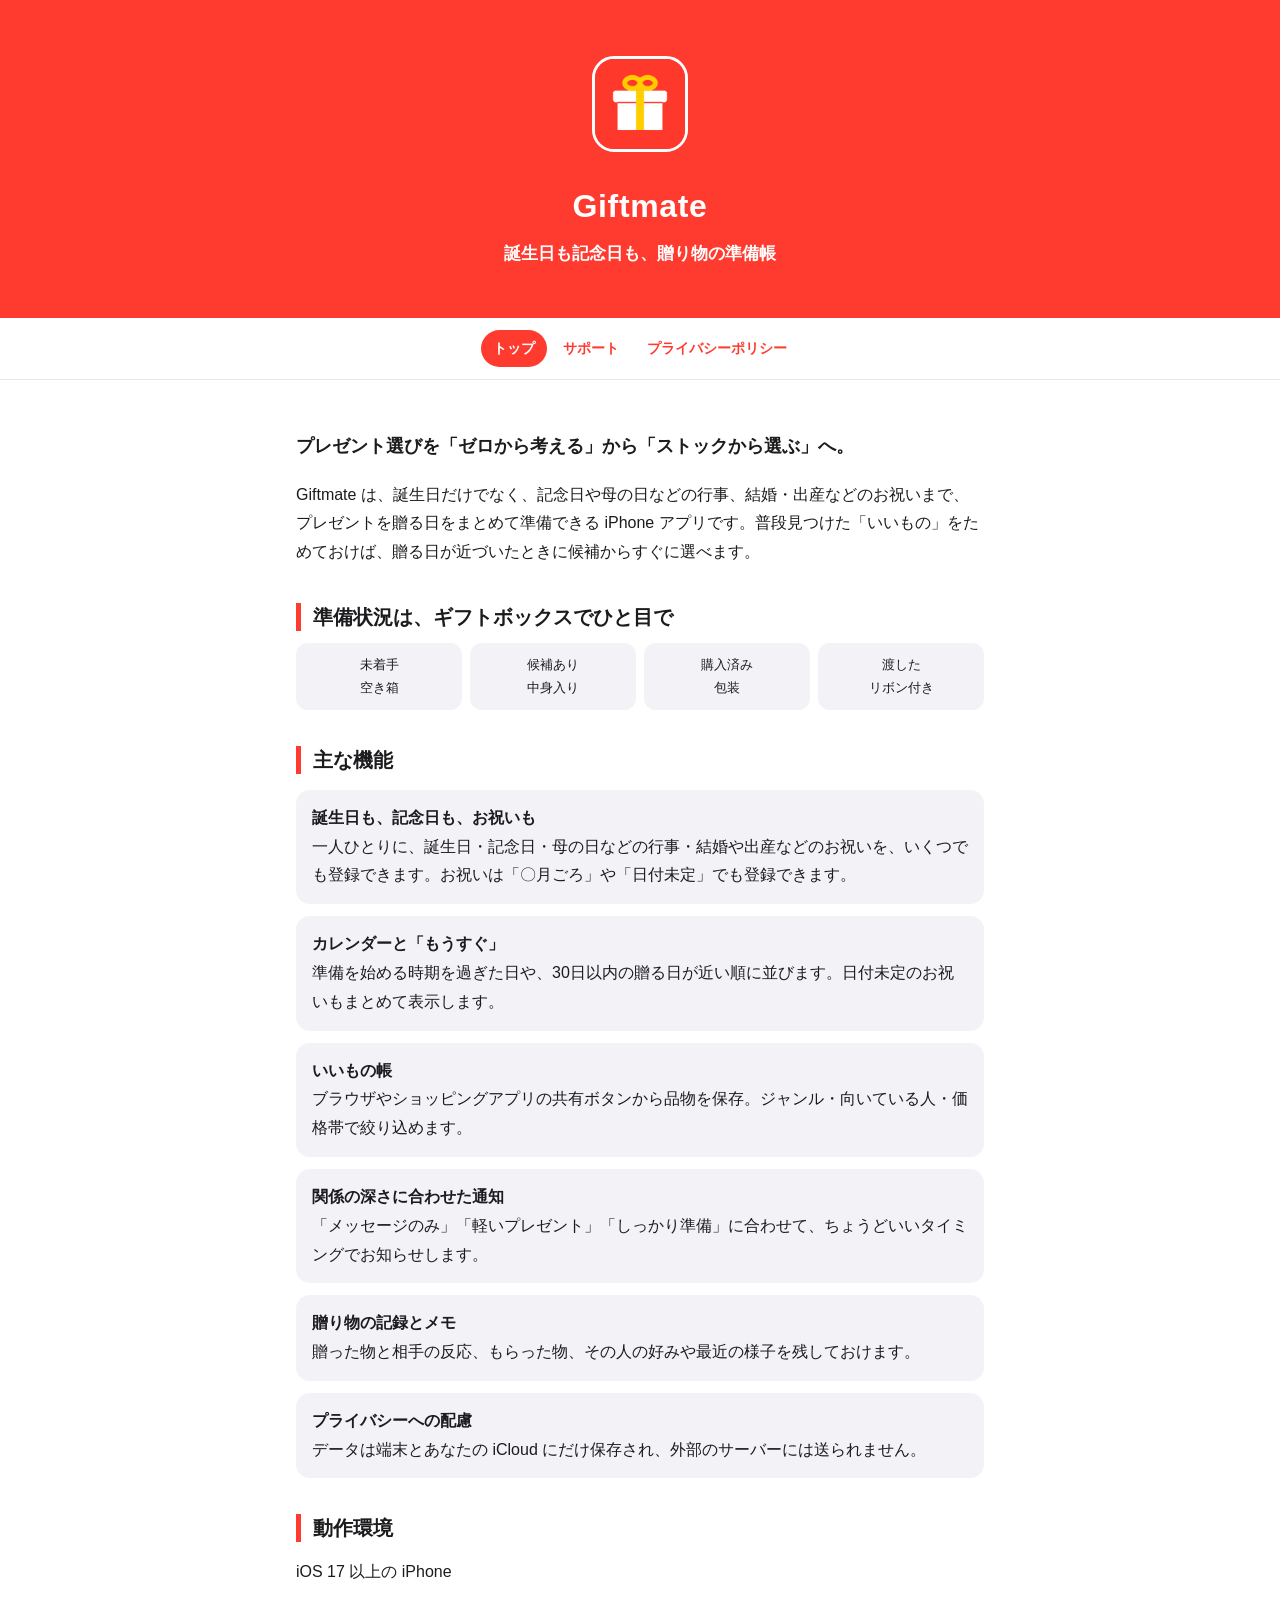
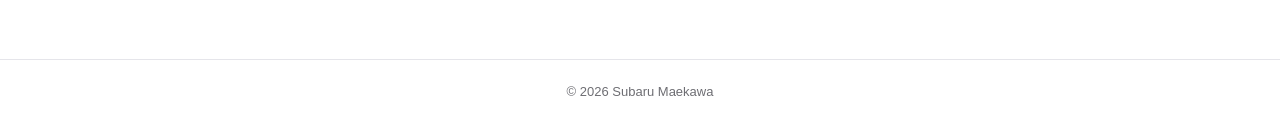
<file: index.html>
<!doctype html>
<html lang="ja">
<head>
  <meta charset="utf-8">
  <meta name="viewport" content="width=device-width, initial-scale=1">
  <title>Giftmate</title>
  <meta name="description" content="Giftmate は、誕生日・記念日・母の日・お祝いなど、プレゼントを贈る日をまとめて準備できる iPhone アプリです。">
  <meta name="theme-color" content="#FF3B30">
  <link rel="icon" href="icon.png">
  <link rel="apple-touch-icon" href="icon.png">
  <link rel="stylesheet" href="style.css">
</head>
<body>
  <header class="hero">
    <img src="icon.png" alt="Giftmate のアイコン">
    <h1>Giftmate</h1>
    <p>誕生日も記念日も、贈り物の準備帳</p>
  </header>

  <nav>
    <a href="./" aria-current="page">トップ</a>
    <a href="support.html">サポート</a>
    <a href="privacy.html">プライバシーポリシー</a>
  </nav>

  <main>
    <p class="lead">プレゼント選びを「ゼロから考える」から「ストックから選ぶ」へ。</p>
    <p>Giftmate は、誕生日だけでなく、記念日や母の日などの行事、結婚・出産などのお祝いまで、プレゼントを贈る日をまとめて準備できる iPhone アプリです。普段見つけた「いいもの」をためておけば、贈る日が近づいたときに候補からすぐに選べます。</p>

    <h2>準備状況は、ギフトボックスでひと目で</h2>
    <div class="boxes" aria-label="準備状況の4段階">
      <span>未着手<br>空き箱</span>
      <span>候補あり<br>中身入り</span>
      <span>購入済み<br>包装</span>
      <span>渡した<br>リボン付き</span>
    </div>

    <h2>主な機能</h2>
    <ul class="features">
      <li><b>誕生日も、記念日も、お祝いも</b>一人ひとりに、誕生日・記念日・母の日などの行事・結婚や出産などのお祝いを、いくつでも登録できます。お祝いは「〇月ごろ」や「日付未定」でも登録できます。</li>
      <li><b>カレンダーと「もうすぐ」</b>準備を始める時期を過ぎた日や、30日以内の贈る日が近い順に並びます。日付未定のお祝いもまとめて表示します。</li>
      <li><b>いいもの帳</b>ブラウザやショッピングアプリの共有ボタンから品物を保存。ジャンル・向いている人・価格帯で絞り込めます。</li>
      <li><b>関係の深さに合わせた通知</b>「メッセージのみ」「軽いプレゼント」「しっかり準備」に合わせて、ちょうどいいタイミングでお知らせします。</li>
      <li><b>贈り物の記録とメモ</b>贈った物と相手の反応、もらった物、その人の好みや最近の様子を残しておけます。</li>
      <li><b>プライバシーへの配慮</b>データは端末とあなたの iCloud にだけ保存され、外部のサーバーには送られません。</li>
    </ul>

    <h2>動作環境</h2>
    <p>iOS 17 以上の iPhone</p>
  </main>

  <footer>
    &copy; 2026 Subaru Maekawa
  </footer>
</body>
</html>
</file>
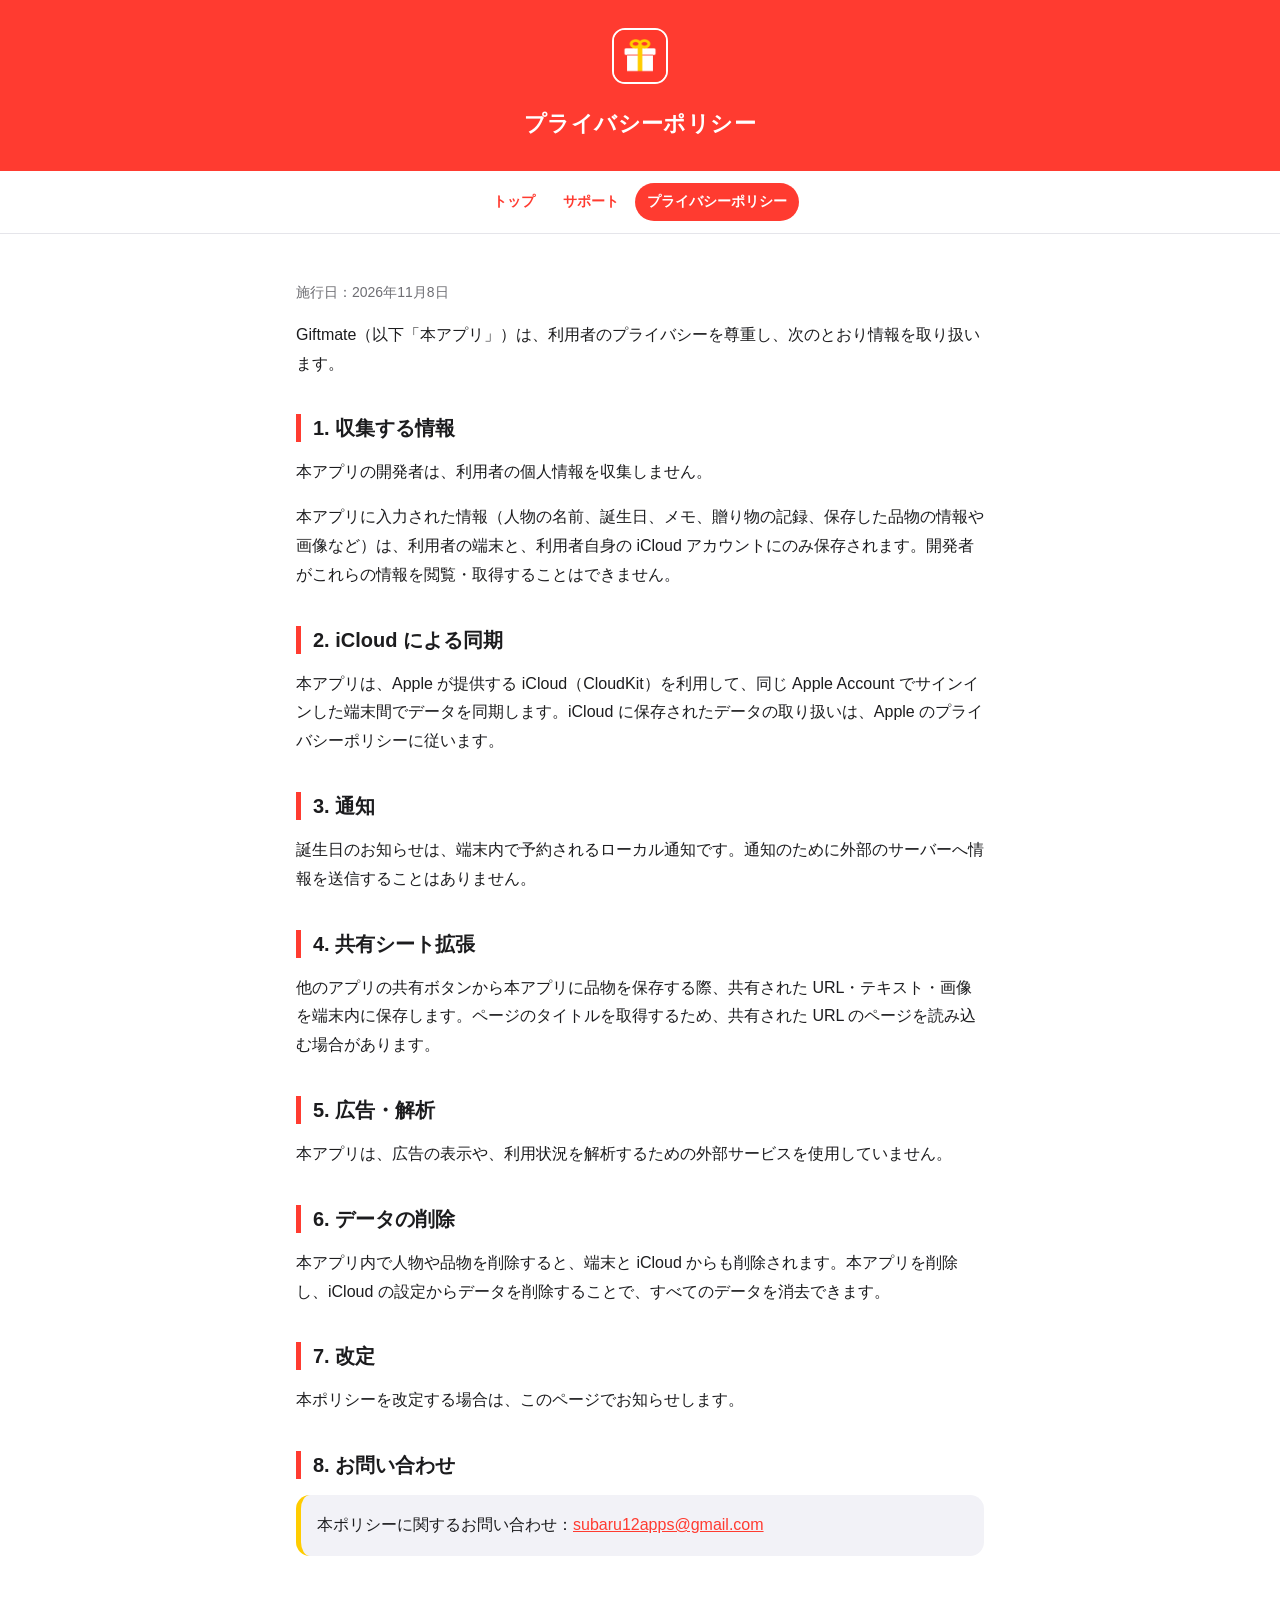
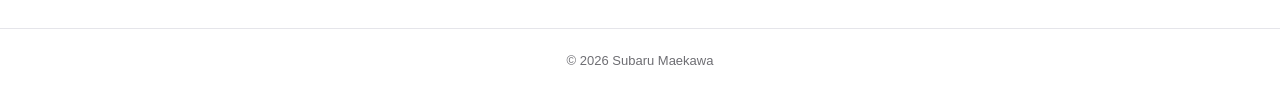
<file: privacy.html>
<!doctype html>
<html lang="ja">
<head>
  <meta charset="utf-8">
  <meta name="viewport" content="width=device-width, initial-scale=1">
  <title>プライバシーポリシー | Giftmate</title>
  <meta name="theme-color" content="#FF3B30">
  <link rel="icon" href="icon.png">
  <link rel="stylesheet" href="style.css">
</head>
<body>
  <header class="hero small">
    <img src="icon.png" alt="Giftmate のアイコン">
    <h1>プライバシーポリシー</h1>
  </header>

  <nav>
    <a href="./">トップ</a>
    <a href="support.html">サポート</a>
    <a href="privacy.html" aria-current="page">プライバシーポリシー</a>
  </nav>

  <main>
    <p class="meta">施行日：2026年11月8日</p>

    <p>Giftmate（以下「本アプリ」）は、利用者のプライバシーを尊重し、次のとおり情報を取り扱います。</p>

    <h2>1. 収集する情報</h2>
    <p>本アプリの開発者は、利用者の個人情報を収集しません。</p>
    <p>本アプリに入力された情報（人物の名前、誕生日、メモ、贈り物の記録、保存した品物の情報や画像など）は、利用者の端末と、利用者自身の iCloud アカウントにのみ保存されます。開発者がこれらの情報を閲覧・取得することはできません。</p>

    <h2>2. iCloud による同期</h2>
    <p>本アプリは、Apple が提供する iCloud（CloudKit）を利用して、同じ Apple Account でサインインした端末間でデータを同期します。iCloud に保存されたデータの取り扱いは、Apple のプライバシーポリシーに従います。</p>

    <h2>3. 通知</h2>
    <p>誕生日のお知らせは、端末内で予約されるローカル通知です。通知のために外部のサーバーへ情報を送信することはありません。</p>

    <h2>4. 共有シート拡張</h2>
    <p>他のアプリの共有ボタンから本アプリに品物を保存する際、共有された URL・テキスト・画像を端末内に保存します。ページのタイトルを取得するため、共有された URL のページを読み込む場合があります。</p>

    <h2>5. 広告・解析</h2>
    <p>本アプリは、広告の表示や、利用状況を解析するための外部サービスを使用していません。</p>

    <h2>6. データの削除</h2>
    <p>本アプリ内で人物や品物を削除すると、端末と iCloud からも削除されます。本アプリを削除し、iCloud の設定からデータを削除することで、すべてのデータを消去できます。</p>

    <h2>7. 改定</h2>
    <p>本ポリシーを改定する場合は、このページでお知らせします。</p>

    <h2>8. お問い合わせ</h2>
    <p class="contact">本ポリシーに関するお問い合わせ：<a href="mailto:subaru12apps@gmail.com">subaru12apps@gmail.com</a></p>
  </main>

  <footer>
    &copy; 2026 Subaru Maekawa
  </footer>
</body>
</html>
</file>
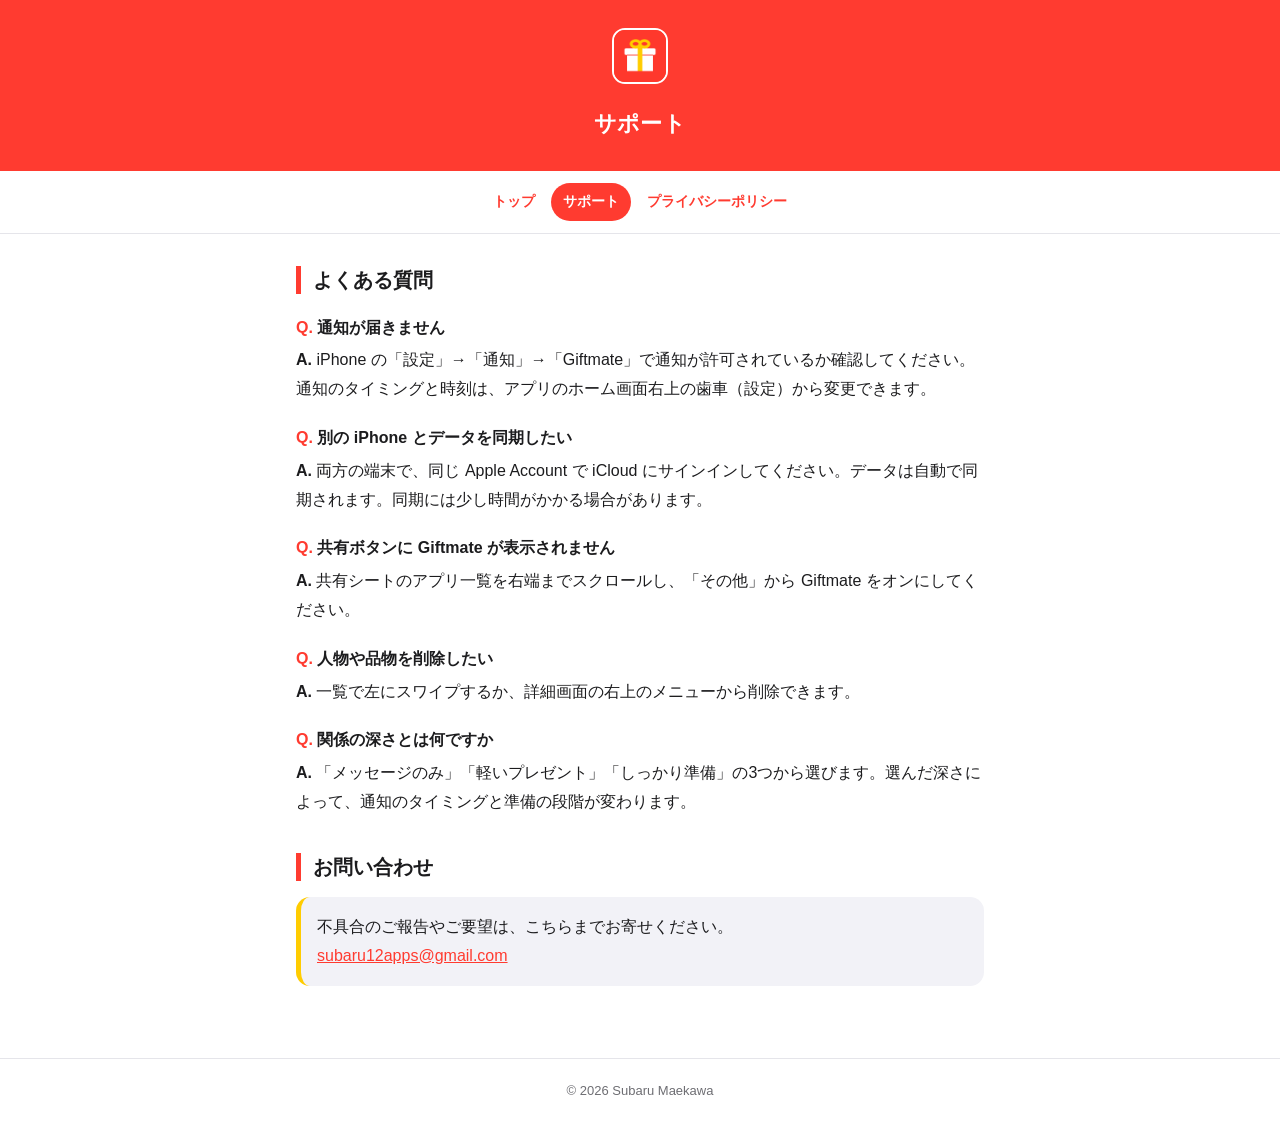
<file: support.html>
<!doctype html>
<html lang="ja">
<head>
  <meta charset="utf-8">
  <meta name="viewport" content="width=device-width, initial-scale=1">
  <title>サポート | Giftmate</title>
  <meta name="theme-color" content="#FF3B30">
  <link rel="icon" href="icon.png">
  <link rel="stylesheet" href="style.css">
</head>
<body>
  <header class="hero small">
    <img src="icon.png" alt="Giftmate のアイコン">
    <h1>サポート</h1>
  </header>

  <nav>
    <a href="./">トップ</a>
    <a href="support.html" aria-current="page">サポート</a>
    <a href="privacy.html">プライバシーポリシー</a>
  </nav>

  <main>
    <h2>よくある質問</h2>
    <dl class="faq">
      <dt>通知が届きません</dt>
      <dd>iPhone の「設定」→「通知」→「Giftmate」で通知が許可されているか確認してください。通知のタイミングと時刻は、アプリのホーム画面右上の歯車（設定）から変更できます。</dd>

      <dt>別の iPhone とデータを同期したい</dt>
      <dd>両方の端末で、同じ Apple Account で iCloud にサインインしてください。データは自動で同期されます。同期には少し時間がかかる場合があります。</dd>

      <dt>共有ボタンに Giftmate が表示されません</dt>
      <dd>共有シートのアプリ一覧を右端までスクロールし、「その他」から Giftmate をオンにしてください。</dd>

      <dt>人物や品物を削除したい</dt>
      <dd>一覧で左にスワイプするか、詳細画面の右上のメニューから削除できます。</dd>

      <dt>関係の深さとは何ですか</dt>
      <dd>「メッセージのみ」「軽いプレゼント」「しっかり準備」の3つから選びます。選んだ深さによって、通知のタイミングと準備の段階が変わります。</dd>
    </dl>

    <h2>お問い合わせ</h2>
    <p class="contact">不具合のご報告やご要望は、こちらまでお寄せください。<br><a href="mailto:subaru12apps@gmail.com">subaru12apps@gmail.com</a></p>
  </main>

  <footer>
    &copy; 2026 Subaru Maekawa
  </footer>
</body>
</html>
</file>
<file: style.css>
/* Giftmate 公開ページ共通スタイル
   外部フォント・外部スクリプトは読み込まない（プライバシーポリシーとの整合のため） */

:root {
  --red: #FF3B30;
  --yellow: #FFCC00;
  --bg: #FFFFFF;
  --text: #1C1C1E;
  --sub: #6E6E73;
  --line: #E5E5EA;
  --card: #F2F2F7;
}

@media (prefers-color-scheme: dark) {
  :root {
    --bg: #000000;
    --text: #F2F2F7;
    --sub: #A1A1A6;
    --line: #38383A;
    --card: #1C1C1E;
  }
}

* { box-sizing: border-box; }

html { -webkit-text-size-adjust: 100%; }

body {
  margin: 0;
  background: var(--bg);
  color: var(--text);
  font-family: -apple-system, BlinkMacSystemFont, "Hiragino Sans", "Hiragino Kaku Gothic ProN", "Noto Sans JP", "Yu Gothic", sans-serif;
  line-height: 1.8;
  font-size: 16px;
}

a { color: var(--red); }

/* 上部：赤い帯（印象を残す場所なので広い面を赤に） */
.hero {
  background: var(--red);
  color: #FFFFFF;
  padding: 56px 16px 48px;
  text-align: center;
}
.hero img {
  width: 96px;
  height: 96px;
  border-radius: 22px;
  border: 3px solid #FFFFFF;
}
.hero h1 {
  margin: 16px 0 4px;
  font-size: 32px;
  letter-spacing: 0.02em;
}
.hero p {
  margin: 0;
  font-size: 17px;
  font-weight: 600;
}
.hero.small { padding: 28px 16px 24px; }
.hero.small img { width: 56px; height: 56px; border-radius: 13px; border-width: 2px; }
.hero.small h1 { font-size: 22px; margin-top: 10px; }

nav {
  display: flex;
  justify-content: center;
  gap: 4px;
  flex-wrap: wrap;
  padding: 12px 16px;
  border-bottom: 1px solid var(--line);
}
nav a {
  text-decoration: none;
  font-weight: 600;
  font-size: 14px;
  padding: 6px 12px;
  border-radius: 999px;
  white-space: nowrap;
}
nav a[aria-current="page"] {
  background: var(--red);
  color: #FFFFFF;
}

main {
  max-width: 720px;
  margin: 0 auto;
  padding: 32px 16px 56px;
}

h2 {
  font-size: 20px;
  margin: 36px 0 8px;
  padding-left: 12px;
  border-left: 5px solid var(--red);
  line-height: 1.4;
}
h2:first-child { margin-top: 0; }

h3 { font-size: 17px; margin: 24px 0 4px; }

.lead { font-size: 18px; font-weight: 600; }

.meta { color: var(--sub); font-size: 14px; }

.features {
  list-style: none;
  padding: 0;
  display: grid;
  gap: 12px;
}
.features li {
  background: var(--card);
  border-radius: 14px;
  padding: 14px 16px;
}
.features b { display: block; }

.boxes {
  display: grid;
  grid-template-columns: repeat(4, 1fr);
  gap: 8px;
  text-align: center;
  font-size: 13px;
  margin: 12px 0 4px;
}
.boxes span {
  display: block;
  background: var(--card);
  border-radius: 12px;
  padding: 10px 4px;
}

.faq dt { font-weight: 700; margin-top: 20px; }
.faq dt::before { content: "Q. "; color: var(--red); }
.faq dd { margin: 4px 0 0; }
.faq dd::before { content: "A. "; font-weight: 700; }

.contact {
  background: var(--card);
  border-radius: 14px;
  padding: 16px;
  border-left: 5px solid var(--yellow);
}

/* 公開前に必ず書き換える仮の値 */
.todo {
  background: var(--yellow);
  color: #1C1C1E;
  font-weight: 700;
  padding: 0 6px;
  border-radius: 4px;
}

footer {
  border-top: 1px solid var(--line);
  color: var(--sub);
  font-size: 13px;
  text-align: center;
  padding: 20px 16px 32px;
}
</file>
